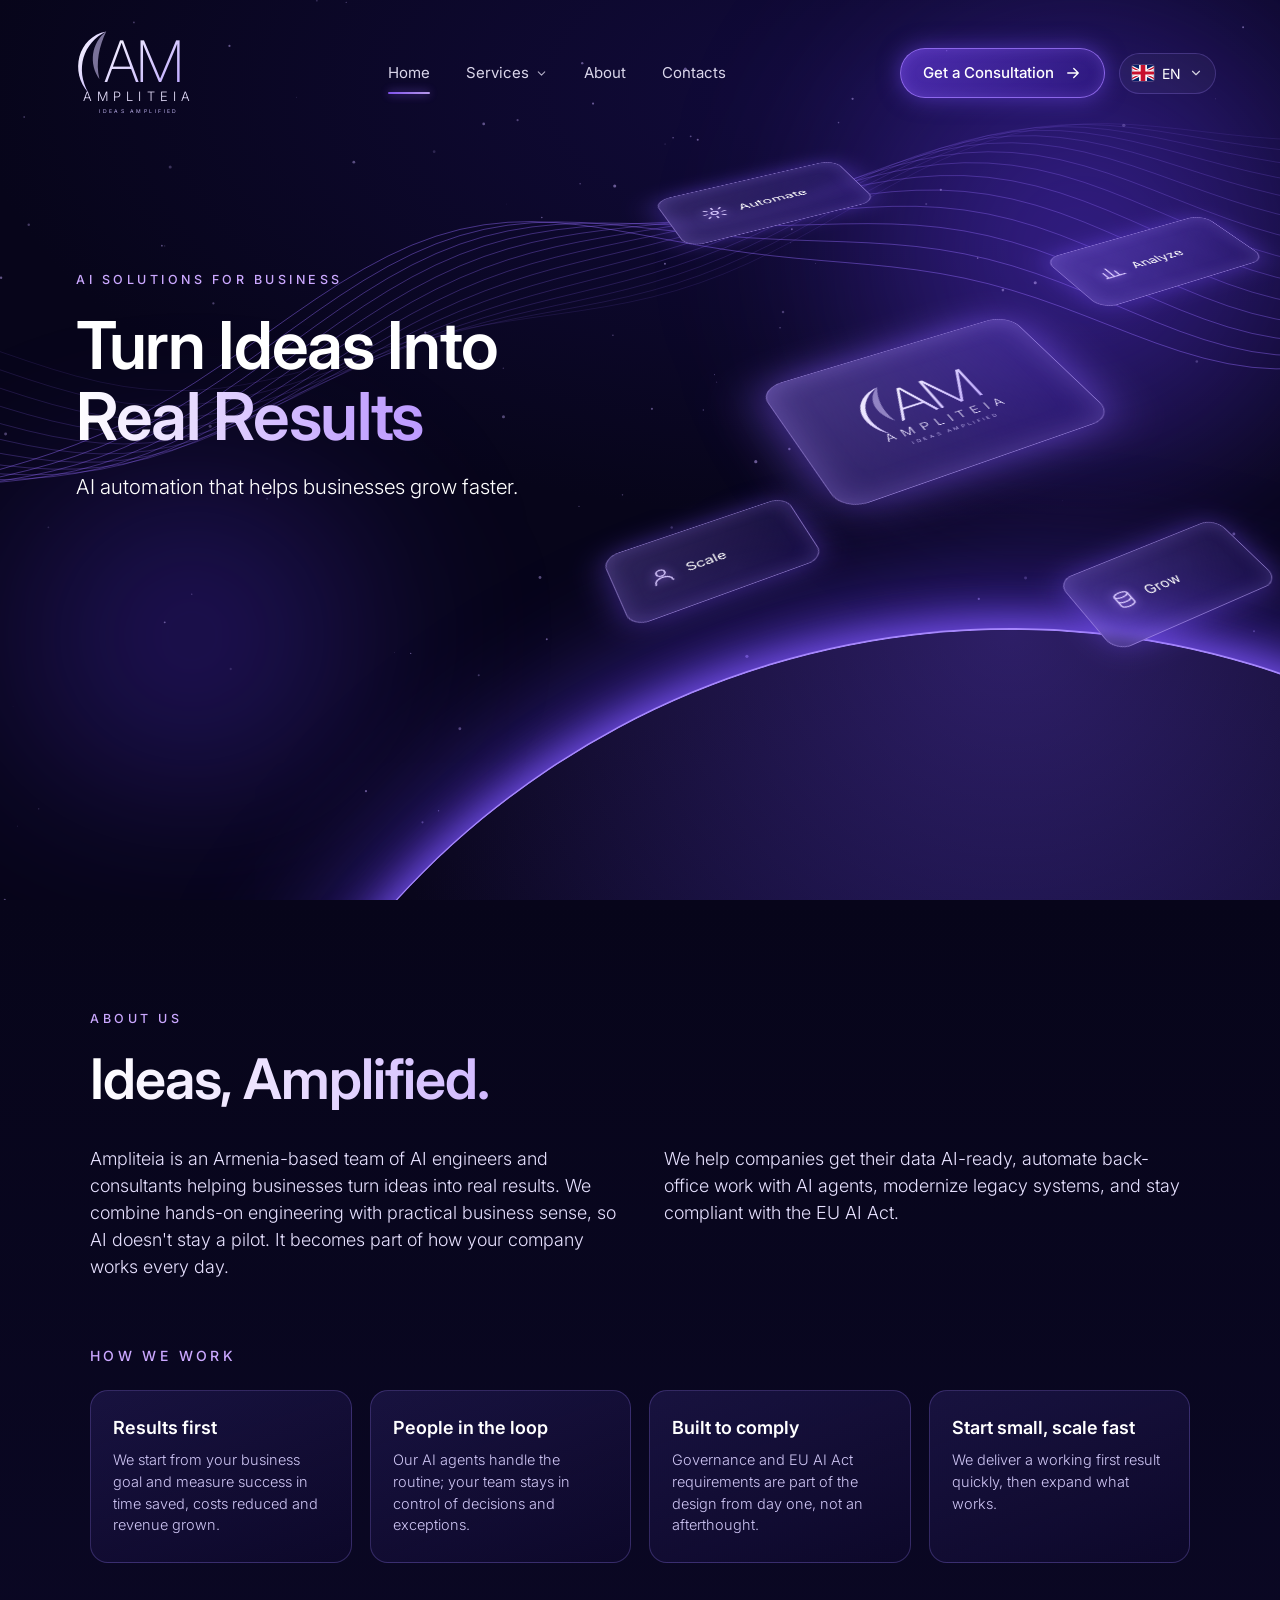
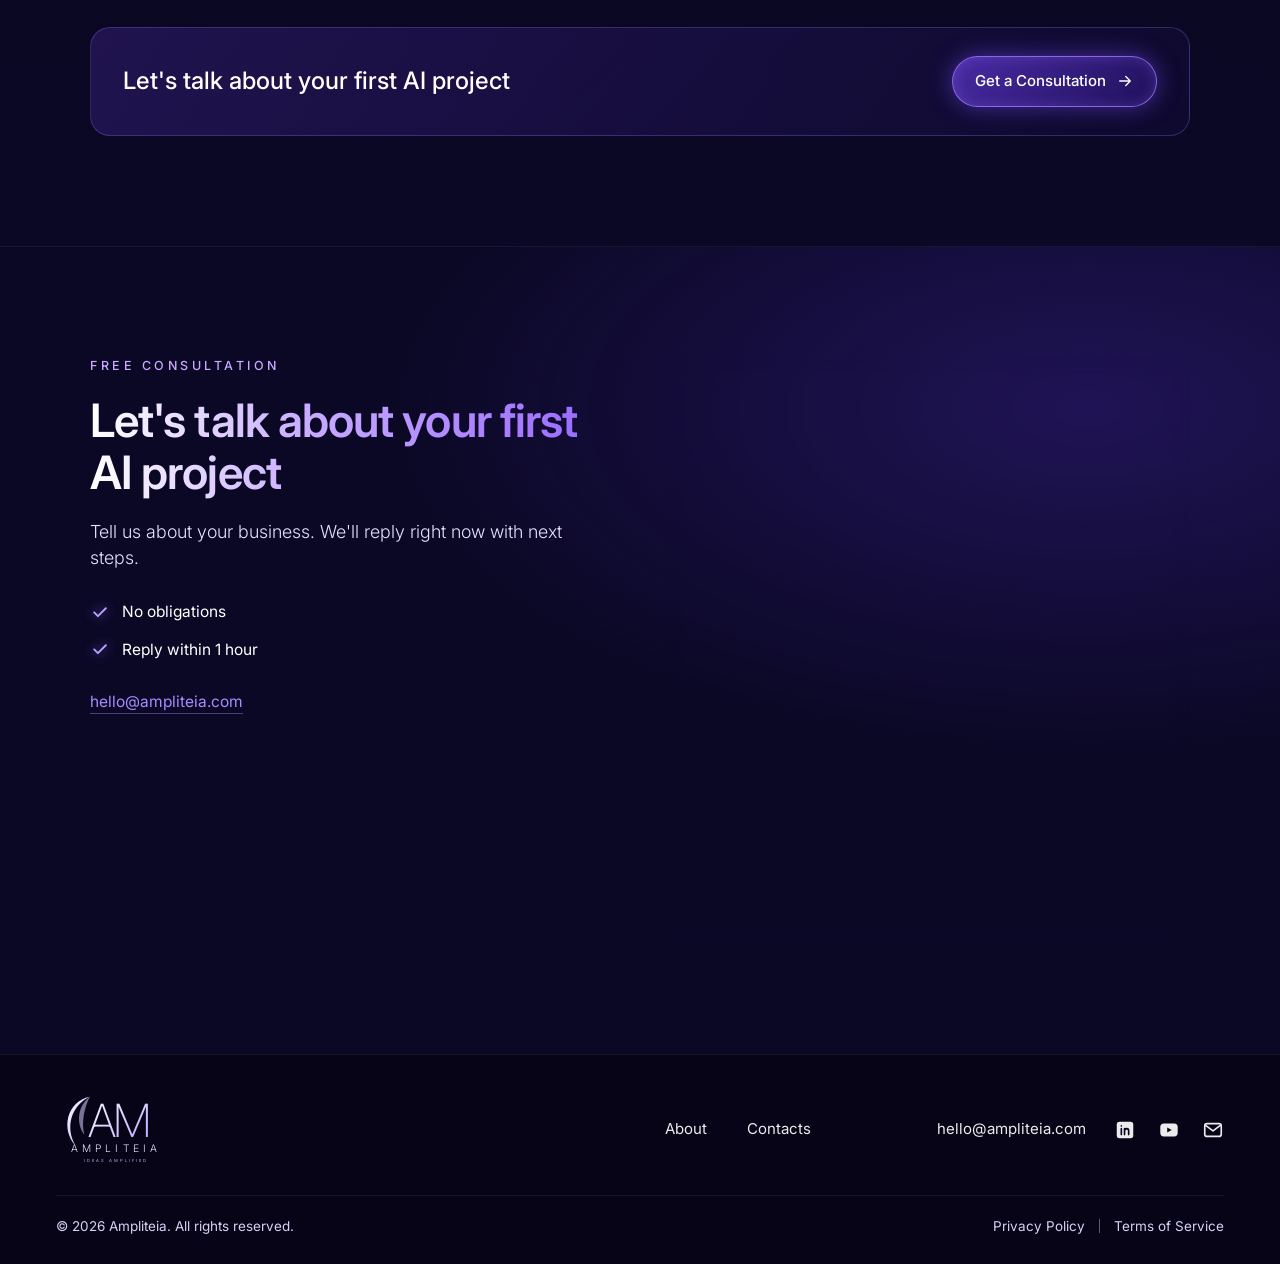
<file: index.html>
<!doctype html>
<html lang="en">
<head>
  <meta charset="utf-8">
  <meta name="viewport" content="width=device-width, initial-scale=1">
  <title>Ampliteia — Ideas Amplified</title>
  <meta name="description" content="AI automation that helps businesses grow faster.">
  <link rel="preconnect" href="https://fonts.googleapis.com">
  <link rel="preconnect" href="https://fonts.gstatic.com" crossorigin>
  <link href="https://fonts.googleapis.com/css2?family=Inter:wght@300;400;500;600;700&family=Noto+Sans+Armenian:wght@300;400;500;600;700&display=swap" rel="stylesheet">
  <link rel="stylesheet" href="styles.css?v=10">
</head>
<body>

<!-- Logo symbol (reused in header, hero card and footer) -->
<svg width="0" height="0" style="position:absolute" aria-hidden="true">
  <defs>
    <linearGradient id="logoGrad" x1="0" y1="0" x2="1" y2="1">
      <stop offset="0" stop-color="#ffffff"/>
      <stop offset="1" stop-color="#b9a2ff"/>
    </linearGradient>
    <symbol id="logo" viewBox="0 0 220 150">
      <path d="M62 14 C20 22 8 74 36 104 C16 70 28 30 62 14 Z" fill="url(#logoGrad)"/>
      <path d="M62 14 C40 30 36 62 52 84 C46 60 52 34 62 14 Z" fill="#d9ccff" opacity=".55"/>
      <text x="58" y="88" font-family="Inter, sans-serif" font-weight="200" font-size="84" fill="url(#logoGrad)" letter-spacing="-4">AM</text>
      <text x="110" y="116" text-anchor="middle" font-family="Inter, sans-serif" font-weight="300" font-size="19" fill="#e9e2ff" letter-spacing="7.5">AMPLITEIA</text>
      <text x="110" y="134" text-anchor="middle" font-family="Inter, sans-serif" font-weight="400" font-size="7.5" fill="#bfb3ee" letter-spacing="3.6">IDEAS AMPLIFIED</text>
    </symbol>
  </defs>
</svg>

<header class="site-header" id="top">
  <a class="brand" href="#top" aria-label="Ampliteia">
    <svg viewBox="0 0 220 150"><use href="#logo"/></svg>
  </a>

  <nav class="main-nav" aria-label="Main">
    <a href="#top" class="nav-link active" data-i18n="nav.home">Home</a>

    <div class="nav-item has-dd" id="svcItem">
      <a href="#" class="nav-link" id="svcLink" aria-haspopup="true" aria-expanded="false">
        <span data-i18n="nav.services">Services</span>
        <svg class="chev" viewBox="0 0 24 24" aria-hidden="true"><path d="M6 9l6 6 6-6" fill="none" stroke="currentColor" stroke-width="2" stroke-linecap="round" stroke-linejoin="round"/></svg>
      </a>
      <ul class="dd" role="menu">
        <li role="none"><a role="menuitem" href="#"><span data-i18n="svc.t1">AI Readiness &amp; Data Foundations</span></a></li>
        <li role="none"><a role="menuitem" href="#"><span data-i18n="svc.t2">AI Agents for Back-Office Operations</span></a></li>
        <li role="none"><a role="menuitem" href="#"><span data-i18n="svc.t3">Legacy Systems Modernization with AI</span></a></li>
        <li role="none"><a role="menuitem" href="#"><span data-i18n="svc.t4">AI Governance &amp; EU AI Act Compliance</span></a></li>
      </ul>
    </div>

    <a href="#about" class="nav-link" data-i18n="nav.about">About</a>
    <a href="#contacts" class="nav-link" data-i18n="nav.contacts">Contacts</a>
  </nav>

  <div class="header-actions">
    <a class="btn-cta" href="#consultation">
      <span data-i18n="cta">Get a Consultation</span>
      <svg viewBox="0 0 24 24" aria-hidden="true"><path d="M5 12h14M13 6l6 6-6 6" fill="none" stroke="currentColor" stroke-width="1.8" stroke-linecap="round" stroke-linejoin="round"/></svg>
    </a>

    <div class="lang" id="lang">
      <button class="lang-btn" id="langBtn" aria-haspopup="listbox" aria-expanded="false" aria-label="Language">
        <img id="langFlag" src="assets/flags/en.svg" alt="" width="22" height="16">
        <span id="langCode">EN</span>
        <svg class="chev" viewBox="0 0 24 24" aria-hidden="true"><path d="M6 9l6 6 6-6" fill="none" stroke="currentColor" stroke-width="2" stroke-linecap="round" stroke-linejoin="round"/></svg>
      </button>
      <ul class="lang-menu" id="langMenu" role="listbox" hidden>
        <li role="option" data-lang="ru"><img src="assets/flags/ru.svg" alt="" width="22" height="16"><span>Русский</span></li>
        <li role="option" data-lang="hy"><img src="assets/flags/am.svg" alt="" width="22" height="16"><span>Հայերեն</span></li>
        <li role="option" data-lang="en"><img src="assets/flags/en.svg" alt="" width="22" height="16"><span>English</span></li>
        <li role="option" data-lang="es"><img src="assets/flags/es.svg" alt="" width="22" height="16"><span>Español</span></li>
      </ul>
    </div>
  </div>
</header>

<main>
  <section class="hero">
    <div class="bg" aria-hidden="true">
      <div class="glow glow-a"></div>
      <div class="glow glow-b"></div>
      <canvas id="fx"></canvas>
      <div class="planet"></div>
    </div>

    <div class="hero-copy">
      <p class="eyebrow" data-i18n="hero.eyebrow">AI Solutions for Business</p>
      <h1>
        <span data-i18n="hero.title1">Turn Ideas Into</span>
        <span class="grad" data-i18n="hero.title2">Real Results</span>
      </h1>
      <p class="lead" data-i18n="hero.lead">AI automation that helps businesses grow faster.</p>
    </div>

    <div class="stage" aria-hidden="true">
      <div class="tile t-automate">
        <svg viewBox="0 0 24 24"><circle cx="12" cy="12" r="3"/><path d="M12 2v3M12 19v3M4.2 4.2l2.1 2.1M17.7 17.7l2.1 2.1M2 12h3M19 12h3M4.2 19.8l2.1-2.1M17.7 6.3l2.1-2.1"/></svg>
        <span data-i18n="tile.automate">Automate</span>
      </div>
      <div class="tile t-analyze">
        <svg viewBox="0 0 24 24"><path d="M4 20V11M10 20V5M16 20v-8M22 20H2"/></svg>
        <span data-i18n="tile.analyze">Analyze</span>
      </div>
      <div class="tile t-scale">
        <svg viewBox="0 0 24 24"><circle cx="12" cy="8" r="4"/><path d="M4 21c0-4.4 3.6-7 8-7s8 2.6 8 7"/></svg>
        <span data-i18n="tile.scale">Scale</span>
      </div>
      <div class="tile t-grow">
        <svg viewBox="0 0 24 24"><ellipse cx="12" cy="6" rx="7" ry="3"/><path d="M5 6v6c0 1.7 3.1 3 7 3s7-1.3 7-3V6M5 12v6c0 1.7 3.1 3 7 3s7-1.3 7-3v-6"/></svg>
        <span data-i18n="tile.grow">Grow</span>
      </div>
      <div class="core">
        <svg viewBox="0 0 220 150"><use href="#logo"/></svg>
      </div>
    </div>
  </section>

  <section class="about" id="about">
    <div class="about-inner">
      <p class="eyebrow" data-i18n="about.eyebrow">About us</p>
      <h2 class="about-title grad" data-i18n="about.title">Ideas, Amplified.</h2>

      <div class="about-text">
        <p data-i18n="about.who">Ampliteia is an Armenia-based team of AI engineers and consultants helping businesses turn ideas into real results. We combine hands-on engineering with practical business sense, so AI doesn't stay a pilot. It becomes part of how your company works every day.</p>
        <p data-i18n="about.what">We help companies get their data AI-ready, automate back-office work with AI agents, modernize legacy systems, and stay compliant with the EU AI Act.</p>
      </div>

      <h3 class="about-sub" data-i18n="about.how">How we work</h3>
      <div class="principles">
        <article class="principle"><h4 data-i18n="about.p1.t">Results first</h4><p data-i18n="about.p1.d">We start from your business goal and measure success in time saved, costs reduced and revenue grown.</p></article>
        <article class="principle"><h4 data-i18n="about.p2.t">People in the loop</h4><p data-i18n="about.p2.d">Our AI agents handle the routine; your team stays in control of decisions and exceptions.</p></article>
        <article class="principle"><h4 data-i18n="about.p3.t">Built to comply</h4><p data-i18n="about.p3.d">Governance and EU AI Act requirements are part of the design from day one, not an afterthought.</p></article>
        <article class="principle"><h4 data-i18n="about.p4.t">Start small, scale fast</h4><p data-i18n="about.p4.d">We deliver a working first result quickly, then expand what works.</p></article>
      </div>

      <div class="about-cta">
        <p data-i18n="about.cta">Let's talk about your first AI project</p>
        <a class="btn-cta" href="#consultation"><span data-i18n="cta">Get a Consultation</span>
          <svg viewBox="0 0 24 24" aria-hidden="true"><path d="M5 12h14M13 6l6 6-6 6" fill="none" stroke="currentColor" stroke-width="1.8" stroke-linecap="round" stroke-linejoin="round"/></svg></a>
      </div>
    </div>
  </section>
  <section class="consult" id="consultation">
    <div class="consult-inner">
      <div class="consult-copy">
        <p class="eyebrow" data-i18n="cons.eyebrow">Free consultation</p>
        <h2 class="consult-title grad" data-i18n="cons.title">Let's talk about your first AI project</h2>
        <p class="consult-lead" data-i18n="cons.lead">Tell us about your business. We'll reply right now with next steps.</p>
        <ul class="ticks">
          <li><svg viewBox="0 0 24 24" aria-hidden="true"><path d="M5 12.5l4.5 4.5L19 7.5" fill="none" stroke="currentColor" stroke-width="2.2" stroke-linecap="round" stroke-linejoin="round"/></svg><span data-i18n="cons.b2">No obligations</span></li>
          <li><svg viewBox="0 0 24 24" aria-hidden="true"><path d="M5 12.5l4.5 4.5L19 7.5" fill="none" stroke="currentColor" stroke-width="2.2" stroke-linecap="round" stroke-linejoin="round"/></svg><span data-i18n="cons.b3">Reply within 1 hour</span></li>
        </ul>
        <a class="consult-mail" href="mailto:hello@ampliteia.com">hello@ampliteia.com</a>
      </div>

      <div class="consult-card">
        <form id="consultForm" novalidate>
          <div class="row2">
            <label class="field"><span data-i18n="cons.f.name">Name</span>
              <input type="text" name="name" autocomplete="name" required></label>
            <label class="field"><span data-i18n="cons.f.email">Work email</span>
              <input type="email" name="email" autocomplete="email" required></label>
          </div>
          <label class="field"><span data-i18n="cons.f.company">Company (optional)</span>
            <input type="text" name="company" autocomplete="organization"></label>
          <label class="field"><span data-i18n="cons.f.need">What do you need?</span>
            <select name="need" required>
              <option value="" data-i18n="cons.o.pick">Select an option</option>
              <option value="AI Readiness & Data Foundations" data-i18n="svc.t1">AI Readiness &amp; Data Foundations</option>
              <option value="AI Agents for Back-Office Operations" data-i18n="svc.t2">AI Agents for Back-Office Operations</option>
              <option value="Legacy Systems Modernization with AI" data-i18n="svc.t3">Legacy Systems Modernization with AI</option>
              <option value="AI Governance & EU AI Act Compliance" data-i18n="svc.t4">AI Governance &amp; EU AI Act Compliance</option>
              <option value="Not sure yet" data-i18n="cons.o.unsure">Not sure yet</option>
            </select></label>
          <label class="field"><span data-i18n="cons.f.msg">Message</span>
            <textarea name="message" rows="4" data-i18n-ph="cons.f.msg.ph" placeholder="Tell us a bit about your project"></textarea></label>
          <input type="text" name="_gotcha" tabindex="-1" autocomplete="off" class="hp" aria-hidden="true">
          <label class="check"><input type="checkbox" name="consent" required>
            <span data-i18n="cons.consent">I agree to the processing of my data to receive a reply.</span></label>
          <button class="btn-cta btn-block" type="submit" id="consultBtn">
            <span data-i18n="cons.send">Send request</span>
            <svg viewBox="0 0 24 24" aria-hidden="true"><path d="M5 12h14M13 6l6 6-6 6" fill="none" stroke="currentColor" stroke-width="1.8" stroke-linecap="round" stroke-linejoin="round"/></svg>
          </button>
          <p class="form-msg err" id="consultErr" role="alert" hidden></p>
        </form>

        <div class="consult-done" id="consultDone" hidden>
          <svg viewBox="0 0 24 24" aria-hidden="true"><circle cx="12" cy="12" r="10" fill="none" stroke="currentColor" stroke-width="1.6"/><path d="M7.5 12.5l3 3 6-6.5" fill="none" stroke="currentColor" stroke-width="2" stroke-linecap="round" stroke-linejoin="round"/></svg>
          <h3 id="doneTitle" data-i18n="cons.ok.t">Thank you!</h3>
          <p id="doneText" data-i18n="cons.ok.d">We've received your request and will reply within 1 hour.</p>
        </div>
      </div>
    </div>
  </section>
</main>

<footer class="site-footer" id="contacts">
  <div class="foot-row">
    <a class="brand foot-brand" href="#top" aria-label="Ampliteia">
      <svg viewBox="0 0 220 150"><use href="#logo"/></svg>
    </a>
    <nav class="foot-nav" aria-label="Footer">
      <a href="#about" data-i18n="foot.about">About</a>
      <a href="#contacts" data-i18n="nav.contacts">Contacts</a>
    </nav>
    <div class="social">
      <a class="mail-text" href="mailto:hello@ampliteia.com">hello@ampliteia.com</a>
      <a href="#" aria-label="LinkedIn"><svg viewBox="0 0 24 24"><rect x="3" y="3" width="18" height="18" rx="3" fill="currentColor"/><path d="M8 10.5V17M8 7.5v.1M11.5 17v-3.6c0-1.6 1-2.9 2.5-2.9s2 1 2 2.6V17M11.5 10.5V17" stroke="#0a0820" stroke-width="1.8" stroke-linecap="round" fill="none"/></svg></a>
      <a href="#" aria-label="YouTube"><svg viewBox="0 0 24 24"><rect x="2.5" y="5" width="19" height="14" rx="4" fill="currentColor"/><path d="M10 9.2v5.6l5-2.8z" fill="#0a0820"/></svg></a>
      <a href="mailto:hello@ampliteia.com" aria-label="Email"><svg viewBox="0 0 24 24"><rect x="3" y="5" width="18" height="14" rx="2.5" fill="none" stroke="currentColor" stroke-width="1.8"/><path d="M4 7l8 6 8-6" fill="none" stroke="currentColor" stroke-width="1.8" stroke-linecap="round" stroke-linejoin="round"/></svg></a>
    </div>
  </div>
  <div class="foot-line"></div>
  <div class="foot-bottom">
    <p><span data-i18n="foot.rights">© 2026 Ampliteia. All rights reserved.</span></p>
    <p class="legal">
      <a href="#" data-i18n="foot.privacy">Privacy Policy</a>
      <i></i>
      <a href="#" data-i18n="foot.terms">Terms of Service</a>
    </p>
  </div>
</footer>

<script src="i18n.js?v=10"></script>
<script src="script.js?v=10"></script>
</body>
</html>
</file>
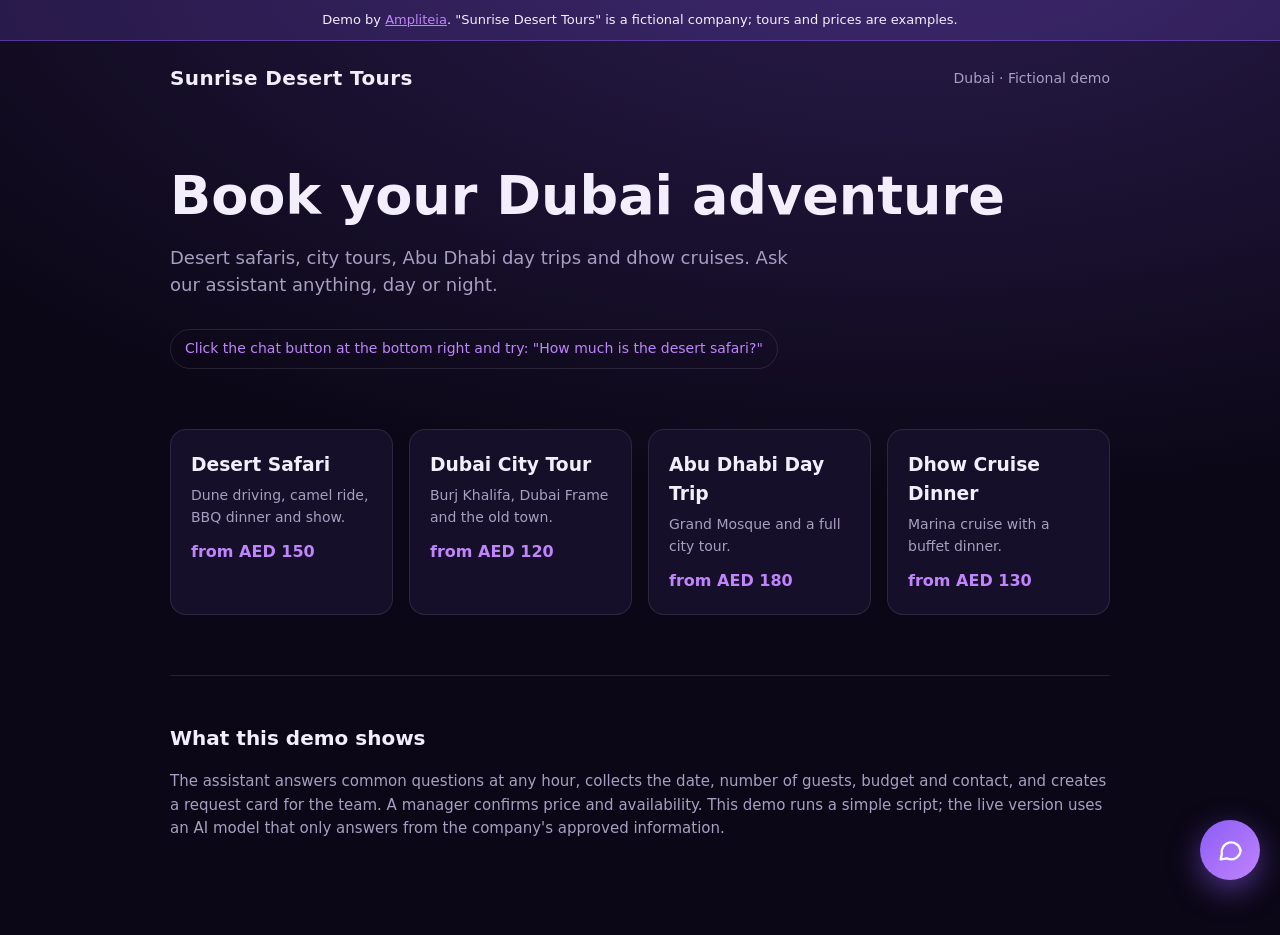
<file: demo/index.html>
<!doctype html>
<html lang="en">
<head>
<meta charset="utf-8">
<meta name="viewport" content="width=device-width,initial-scale=1">
<meta name="robots" content="noindex">
<title>Demo: AI booking assistant for tour companies | Ampliteia</title>
<style>
  :root{--bg:#0b0716;--card:#150f29;--line:rgba(255,255,255,.1);--text:#f2eefc;--mute:#a79fc2;--accent:#8b5cf6;--accent2:#c084fc}
  *{box-sizing:border-box}
  body{margin:0;background:radial-gradient(1200px 600px at 70% -10%,rgba(139,92,246,.25),transparent),var(--bg);color:var(--text);
    font-family:Inter,system-ui,-apple-system,"Segoe UI",Roboto,sans-serif;line-height:1.55}
  .wrap{max-width:980px;margin:0 auto;padding:0 20px}
  .banner{background:rgba(139,92,246,.18);border-bottom:1px solid rgba(139,92,246,.45);font-size:13px;padding:10px 20px;text-align:center}
  .banner a{color:var(--accent2)}
  header{padding:22px 0;display:flex;justify-content:space-between;align-items:center}
  .logo{font-weight:700;font-size:20px;letter-spacing:.02em}
  header span{color:var(--mute);font-size:14px}
  .hero{padding:50px 0 30px}
  .hero h1{font-size:clamp(32px,6vw,54px);line-height:1.1;margin:0 0 14px}
  .hero p{color:var(--mute);font-size:18px;max-width:620px}
  .hint{display:inline-block;margin-top:12px;border:1px solid var(--line);border-radius:999px;padding:8px 14px;font-size:14px;color:var(--accent2)}
  .grid{display:grid;grid-template-columns:repeat(auto-fit,minmax(210px,1fr));gap:16px;margin:30px 0 60px}
  .tour{background:var(--card);border:1px solid var(--line);border-radius:16px;padding:20px}
  .tour h3{margin:0 0 6px}
  .tour p{margin:0;color:var(--mute);font-size:14px}
  .tour b{display:block;margin-top:12px;color:var(--accent2)}
  .how{border-top:1px solid var(--line);padding:30px 0 80px;color:var(--mute);font-size:15px}
  .how h2{color:var(--text);font-size:20px}
</style>
</head>
<body>
<div class="banner">Demo by <a href="../">Ampliteia</a>. "Sunrise Desert Tours" is a fictional company; tours and prices are examples.</div>
<div class="wrap">
  <header><div class="logo">Sunrise Desert Tours</div><span>Dubai · Fictional demo</span></header>
  <section class="hero">
    <h1>Book your Dubai adventure</h1>
    <p>Desert safaris, city tours, Abu Dhabi day trips and dhow cruises. Ask our assistant anything, day or night.</p>
    <span class="hint">Click the chat button at the bottom right and try: "How much is the desert safari?"</span>
  </section>
  <section class="grid">
    <div class="tour"><h3>Desert Safari</h3><p>Dune driving, camel ride, BBQ dinner and show.</p><b>from AED 150</b></div>
    <div class="tour"><h3>Dubai City Tour</h3><p>Burj Khalifa, Dubai Frame and the old town.</p><b>from AED 120</b></div>
    <div class="tour"><h3>Abu Dhabi Day Trip</h3><p>Grand Mosque and a full city tour.</p><b>from AED 180</b></div>
    <div class="tour"><h3>Dhow Cruise Dinner</h3><p>Marina cruise with a buffet dinner.</p><b>from AED 130</b></div>
  </section>
  <section class="how">
    <h2>What this demo shows</h2>
    <p>The assistant answers common questions at any hour, collects the date, number of guests, budget and contact, and creates a request card for the team. A manager confirms price and availability. This demo runs a simple script; the live version uses an AI model that only answers from the company's approved information.</p>
  </section>
</div>
<script src="../assets/chat/widget.js?v=1" defer></script>
</body>
</html>
</file>
<file: styles.css>
:root {
  --bg: #07051a;
  --bg-2: #0b0826;
  --ink: #ffffff;
  --muted: #cfc6f5;
  --violet: #7c4dff;
  --violet-2: #a98bff;
  --line: rgba(160, 130, 255, .25);
  --glass: linear-gradient(135deg, rgba(150, 120, 255, .28), rgba(70, 40, 190, .16));
}

* { box-sizing: border-box; margin: 0; padding: 0; }
html { scroll-behavior: smooth; }
body {
  font-family: "Inter", "Noto Sans Armenian", system-ui, -apple-system, "Segoe UI", sans-serif;
  background: var(--bg);
  color: var(--ink);
  line-height: 1.5;
  -webkit-font-smoothing: antialiased;
  overflow-x: hidden;
}
a { color: inherit; text-decoration: none; }
ul { list-style: none; }
img, svg { display: block; }

/* ---------- Header ---------- */
.site-header {
  position: absolute; inset: 0 0 auto 0; z-index: 20;
  display: grid; grid-template-columns: auto 1fr auto; align-items: center; gap: 24px;
  padding: 22px clamp(20px, 5.5vw, 64px);
}
.brand svg { width: 150px; height: auto; }
.main-nav {
  justify-self: center;
  display: flex; gap: clamp(18px, 2.8vw, 42px);
}
.header-actions { display: flex; align-items: center; gap: 14px; }

.btn-cta {
  display: inline-flex; align-items: center; gap: 10px;
  padding: 13px 22px; border-radius: 999px; font-size: 15px; font-weight: 500;
  border: 1px solid rgba(160, 120, 255, .8);
  background: linear-gradient(135deg, rgba(120, 70, 255, .55), rgba(60, 30, 170, .35));
  box-shadow: 0 0 22px rgba(120, 80, 255, .5), inset 0 0 14px rgba(160, 120, 255, .25);
  transition: transform .2s, box-shadow .2s;
}
.btn-cta:hover { transform: translateY(-1px); box-shadow: 0 0 32px rgba(140, 100, 255, .75), inset 0 0 14px rgba(180, 140, 255, .35); }
.btn-cta svg { width: 18px; height: 18px; }

/* Language */
.lang { position: relative; }
.lang-btn {
  display: inline-flex; align-items: center; gap: 8px;
  background: rgba(255, 255, 255, .04); color: #fff; font: inherit; font-size: 14px;
  border: 1px solid var(--line); border-radius: 999px; padding: 9px 12px; cursor: pointer;
  transition: background .2s, border-color .2s;
}
.lang-btn:hover { background: rgba(255, 255, 255, .09); border-color: rgba(170, 140, 255, .6); }
.lang-btn img, .lang-menu img { width: 22px; height: 16px; border-radius: 3px; object-fit: cover; box-shadow: 0 0 0 1px rgba(255, 255, 255, .18); }
.lang-btn .chev { width: 14px; height: 14px; opacity: .8; transition: transform .2s; }
.lang-btn[aria-expanded="true"] .chev { transform: rotate(180deg); }
.lang-menu {
  position: absolute; right: 0; top: calc(100% + 10px); min-width: 170px; padding: 6px;
  background: rgba(14, 10, 42, .96); backdrop-filter: blur(14px);
  border: 1px solid var(--line); border-radius: 14px;
  box-shadow: 0 18px 50px rgba(0, 0, 0, .55), 0 0 30px rgba(110, 70, 255, .25);
}
.lang-menu[hidden] { display: none; }
.lang-menu li {
  display: flex; align-items: center; gap: 12px; padding: 10px 12px; border-radius: 9px;
  font-size: 14.5px; cursor: pointer; transition: background .15s;
}
.lang-menu li:hover { background: rgba(130, 90, 255, .22); }
.lang-menu li[aria-selected="true"] { background: rgba(130, 90, 255, .32); }

/* Nav links, hover underline and Services dropdown */
.nav-link {
  position: relative; display: inline-flex; align-items: center; gap: 6px;
  font-size: 15px; font-weight: 400; padding: 6px 0; color: #f1edff; opacity: .9; transition: opacity .2s;
}
.nav-link:hover, .has-dd:hover > .nav-link, .has-dd:focus-within > .nav-link { opacity: 1; }
.nav-link::after {
  content: ""; position: absolute; left: 0; right: 0; bottom: -4px; height: 2px; border-radius: 2px;
  background: linear-gradient(90deg, #8d5cff, #c9a9ff); box-shadow: 0 0 10px rgba(150, 100, 255, .9);
  transform: scaleX(0); transform-origin: left; transition: transform .25s ease;
}
.nav-link.active::after,
.nav-link:hover::after,
.has-dd:hover > .nav-link::after,
.has-dd:focus-within > .nav-link::after,
.has-dd.open > .nav-link::after { transform: scaleX(1); }
/* while pointing at another item, the current page's underline steps aside */
.main-nav:hover .nav-link.active:not(:hover)::after { transform: scaleX(0); }
.nav-link .chev { width: 13px; height: 13px; opacity: .8; transition: transform .2s; }
.has-dd:hover .chev, .has-dd:focus-within .chev, .has-dd.open .chev { transform: rotate(180deg); }

.has-dd { position: relative; }
.dd {
  position: absolute; left: 50%; top: 100%; min-width: 420px; margin-top: 14px; padding: 8px;
  background: rgba(14, 10, 42, .96); backdrop-filter: blur(14px);
  border: 1px solid var(--line); border-radius: 16px;
  box-shadow: 0 18px 50px rgba(0, 0, 0, .55), 0 0 34px rgba(110, 70, 255, .28);
  opacity: 0; visibility: hidden; transform: translate(-50%, 6px);
  transition: opacity .2s ease, transform .2s ease, visibility .2s;
}
/* invisible bridge so the menu doesn't close while the cursor crosses the gap */
.dd::before { content: ""; position: absolute; left: 0; right: 0; top: -16px; height: 16px; }
.has-dd:hover > .dd, .has-dd:focus-within > .dd, .has-dd.open > .dd { opacity: 1; visibility: visible; transform: translate(-50%, 0); }
.dd a {
  display: flex; align-items: center; padding: 12px 16px; border-radius: 10px;
  font-size: 14.5px; line-height: 1.3; color: #f1edff; transition: background .15s;
}
.dd a:hover, .dd a:focus-visible { background: rgba(130, 90, 255, .26); outline: none; }

/* ---------- Hero ---------- */
.hero {
  position: relative; min-height: 100vh; min-height: 100svh;
  padding: 0 clamp(20px, 6.5vw, 76px);
  display: grid; align-items: center;
  background: radial-gradient(120% 80% at 70% 10%, #120b3d 0%, var(--bg) 60%);
  overflow: hidden;
}
.bg { position: absolute; inset: 0; pointer-events: none; }
.bg canvas { position: absolute; inset: 0; width: 100%; height: 100%; }
.glow { position: absolute; border-radius: 50%; filter: blur(70px); }
.glow-a { width: 55vw; height: 55vw; right: -12vw; top: -8vw; background: radial-gradient(circle, rgba(105, 60, 255, .5), transparent 65%); }
.glow-b { width: 50vw; height: 30vw; left: -10vw; bottom: 8%; background: radial-gradient(circle, rgba(90, 50, 230, .35), transparent 70%); }
.planet {
  position: absolute; left: 14%; top: 70%; width: 130%; aspect-ratio: 1;
  border-radius: 50%;
  background:
    radial-gradient(circle at 50% 0%, rgba(120, 80, 255, .35), transparent 38%),
    radial-gradient(circle at 50% 50%, #0b0828 40%, #060416 70%);
  box-shadow: 0 -2px 0 rgba(170, 140, 255, .95), 0 -10px 40px rgba(130, 90, 255, .85), 0 -40px 120px rgba(100, 60, 255, .55);
}

.hero-copy { position: relative; z-index: 3; max-width: 600px; margin-top: -14vh; }
.eyebrow {
  font-size: 12.5px; letter-spacing: .28em; text-transform: uppercase; color: #cba8ff; font-weight: 500;
  margin-bottom: 20px;
}
h1 { font-size: clamp(40px, 5.4vw, 66px); line-height: 1.08; font-weight: 600; letter-spacing: -.02em; }
h1 span { display: block; }
.grad {
  background: linear-gradient(90deg, #ffffff 0%, #c7a9ff 45%, #9a6bff 100%);
  -webkit-background-clip: text; background-clip: text; color: transparent;
}
.lead { margin-top: 20px; font-size: clamp(17px, 1.6vw, 21px); font-weight: 300; max-width: 22em; color: #fff; }

html[lang="hy"] h1, html[lang="ru"] h1 { font-size: clamp(34px, 4.3vw, 54px); line-height: 1.12; }
html[lang="hy"] .btn-cta, html[lang="ru"] .btn-cta { padding: 13px 18px; font-size: 14px; }

/* Floating glass tiles */
.stage {
  position: absolute; z-index: 2; right: 2vw; top: 14vh;
  width: min(54vw, 640px); aspect-ratio: 1 / .9;
  perspective: 1200px;
}
.tile, .core {
  position: absolute; border-radius: 18px;
  background: var(--glass);
  border: 1px solid rgba(190, 165, 255, .55);
  box-shadow: 0 0 34px rgba(120, 80, 255, .45), inset 0 0 22px rgba(170, 140, 255, .22);
  backdrop-filter: blur(6px);
  transform: rotateX(52deg) rotateZ(-28deg);
  animation: float 7s ease-in-out infinite;
}
.tile {
  width: 31%; height: 18%;
  display: flex; align-items: center; gap: 12px; padding: 0 5%;
  font-size: clamp(11px, 1.3vw, 16px); font-weight: 400;
}
.tile svg { width: 26px; height: 26px; flex: none; fill: none; stroke: #d8c8ff; stroke-width: 1.6; stroke-linecap: round; stroke-linejoin: round; filter: drop-shadow(0 0 6px rgba(170, 130, 255, .9)); }
.t-automate { left: 8%; top: 4%; animation-delay: -1s; }
.t-analyze { right: 0; top: 14%; animation-delay: -3s; }
.t-scale { left: 0; top: 66%; animation-delay: -2s; }
.t-grow { right: -2%; top: 70%; animation-delay: -4.5s; }
.core {
  left: 27%; top: 30%; width: 46%; height: 36%;
  display: grid; place-items: center; border-radius: 26px;
  background: linear-gradient(135deg, rgba(150, 120, 255, .42), rgba(60, 30, 170, .3));
  box-shadow: 0 0 60px rgba(130, 90, 255, .65), inset 0 0 36px rgba(180, 150, 255, .3);
}
.core svg { width: 62%; height: auto; transform: translateZ(0); }
@keyframes float {
  0%, 100% { translate: 0 0; }
  50% { translate: 0 -12px; }
}

/* ---------- About ---------- */
.about { padding: 110px clamp(20px, 6.5vw, 76px); background: linear-gradient(180deg, var(--bg), var(--bg-2)); }
.about-inner { max-width: 1100px; margin: 0 auto; }
.about-title { display: block; font-size: clamp(34px, 4.6vw, 56px); font-weight: 600; letter-spacing: -.02em; line-height: 1.1; margin: 0 0 36px; }
.about-text { display: grid; grid-template-columns: 1fr 1fr; gap: 28px 48px; font-size: clamp(16px, 1.4vw, 18px); font-weight: 300; color: #e7e1ff; }
.about-sub { margin: 64px 0 24px; font-size: 14px; font-weight: 500; letter-spacing: .24em; text-transform: uppercase; color: #cba8ff; }
.principles { display: grid; grid-template-columns: repeat(4, 1fr); gap: 18px; }
.principle {
  padding: 26px 22px; border-radius: 18px;
  background: linear-gradient(160deg, rgba(120, 90, 255, .14), rgba(60, 30, 170, .06));
  border: 1px solid var(--line); transition: transform .25s, border-color .25s, box-shadow .25s;
}
.principle:hover { transform: translateY(-4px); border-color: rgba(170, 140, 255, .6); box-shadow: 0 10px 40px rgba(110, 70, 255, .25); }
.principle h4 { font-size: 18px; font-weight: 600; line-height: 1.25; margin-bottom: 10px; }
.principle p { color: var(--muted); font-size: 14.5px; font-weight: 300; }
.about-cta { margin-top: 64px; display: flex; align-items: center; justify-content: space-between; gap: 24px; flex-wrap: wrap;
  padding: 28px 32px; border-radius: 20px; border: 1px solid var(--line);
  background: linear-gradient(135deg, rgba(120, 70, 255, .2), rgba(60, 30, 170, .08)); }
.about-cta p { font-size: clamp(18px, 2vw, 24px); font-weight: 500; }

/* ---------- Consultation ---------- */
.consult { padding: 110px clamp(20px, 6.5vw, 76px); background: radial-gradient(90% 70% at 85% 20%, rgba(105, 60, 255, .22), transparent 60%), var(--bg-2); border-top: 1px solid rgba(255, 255, 255, .05); }
.consult-inner { max-width: 1100px; margin: 0 auto; display: grid; grid-template-columns: 1fr 1.05fr; gap: clamp(32px, 6vw, 80px); align-items: start; }
.consult-title { display: block; font-size: clamp(30px, 3.8vw, 46px); font-weight: 600; letter-spacing: -.02em; line-height: 1.12; margin-bottom: 20px; }
.consult-lead { font-size: clamp(16px, 1.4vw, 18px); font-weight: 300; color: #e7e1ff; max-width: 30em; }
.ticks { margin: 28px 0; display: grid; gap: 14px; }
.ticks li { display: flex; align-items: center; gap: 12px; font-size: 15.5px; }
.ticks svg { width: 20px; height: 20px; flex: none; color: #b9a2ff; filter: drop-shadow(0 0 6px rgba(150, 110, 255, .8)); }
.consult-mail { font-size: 15.5px; color: var(--violet-2); border-bottom: 1px solid rgba(169, 139, 255, .4); padding-bottom: 2px; }
.consult-mail:hover { color: #fff; border-color: #fff; }

.consult-card {
  padding: clamp(22px, 3vw, 34px); border-radius: 22px;
  background: linear-gradient(160deg, rgba(120, 90, 255, .16), rgba(60, 30, 170, .07));
  border: 1px solid rgba(170, 140, 255, .35);
  box-shadow: 0 0 50px rgba(110, 70, 255, .18), inset 0 0 30px rgba(160, 120, 255, .08);
  backdrop-filter: blur(8px);
}
.consult-card form { display: grid; gap: 16px; }
.consult-card form[hidden], .consult-done[hidden], .form-msg[hidden] { display: none; }
.row2 { display: grid; grid-template-columns: 1fr 1fr; gap: 16px; }
.field { display: grid; gap: 7px; font-size: 13.5px; color: #d9d2f7; }
.field input, .field select, .field textarea {
  width: 100%; font: inherit; font-size: 15px; color: #fff;
  background: rgba(8, 5, 28, .65); border: 1px solid rgba(160, 130, 255, .28); border-radius: 12px;
  padding: 12px 14px; outline: none; transition: border-color .2s, box-shadow .2s;
}
.field textarea { resize: vertical; min-height: 110px; }
.field select { appearance: none; background-image: url("data:image/svg+xml,%3Csvg xmlns='http://www.w3.org/2000/svg' viewBox='0 0 24 24' fill='none' stroke='%23c9b8ff' stroke-width='2' stroke-linecap='round' stroke-linejoin='round'%3E%3Cpath d='M6 9l6 6 6-6'/%3E%3C/svg%3E"); background-repeat: no-repeat; background-position: right 12px center; background-size: 18px; padding-right: 40px; }
.field select option { background: #0e0a2a; color: #fff; }
.field input::placeholder, .field textarea::placeholder { color: rgba(220, 210, 250, .4); }
.field input:focus, .field select:focus, .field textarea:focus { border-color: #9a6bff; box-shadow: 0 0 0 3px rgba(130, 90, 255, .28); }
.field input:user-invalid, .field select:user-invalid { border-color: #ff7a9a; }
.hp { position: absolute; left: -9999px; width: 1px; height: 1px; opacity: 0; }
.check { display: flex; align-items: flex-start; gap: 10px; font-size: 13px; color: #cfc6f5; cursor: pointer; }
.check input { margin-top: 3px; width: 16px; height: 16px; accent-color: #8d5cff; flex: none; }
.btn-block { width: 100%; justify-content: center; cursor: pointer; font-family: inherit; color: #fff; }
.btn-block:disabled { opacity: .65; cursor: progress; }
.form-msg { font-size: 13.5px; }
.form-msg.err { color: #ff9db3; }
.form-msg.info { color: #cbbcff; }
.consult-done { text-align: center; padding: 30px 10px; }
.consult-done svg { width: 54px; height: 54px; margin: 0 auto 16px; color: #b9a2ff; filter: drop-shadow(0 0 12px rgba(150, 110, 255, .8)); }
.consult-done h3 { font-size: 24px; font-weight: 600; margin-bottom: 8px; }
.consult-done p { color: var(--muted); }

/* ---------- Footer ---------- */
.site-footer {
  padding: 34px clamp(20px, 5vw, 56px) 28px;
  background: #060416; border-top: 1px solid rgba(255, 255, 255, .06);
}
.foot-row { display: flex; align-items: center; justify-content: space-between; gap: 24px; flex-wrap: wrap; }
.foot-brand svg { width: 120px; height: auto; }
.foot-nav { display: flex; gap: 40px; margin-left: auto; margin-right: 8vw; }
.foot-nav a { font-size: 15px; opacity: .92; }
.foot-nav a:hover { color: var(--violet-2); }
.social { display: flex; align-items: center; gap: 22px; }
.social .mail-text { font-size: 15px; margin-right: 6px; }
.social .mail-text:hover { color: var(--violet-2); transform: none; }
.social a { color: #fff; opacity: .92; transition: color .2s, transform .2s; }
.social a:hover { color: var(--violet-2); transform: translateY(-2px); }
.social svg { width: 22px; height: 22px; }
.foot-line { height: 1px; background: rgba(255, 255, 255, .08); margin: 24px 0 20px; }
.foot-bottom { display: flex; justify-content: space-between; gap: 16px; flex-wrap: wrap; font-size: 13.5px; color: #d9d2f7; }
.legal { display: flex; align-items: center; gap: 14px; }
.legal i { width: 1px; height: 14px; background: rgba(255, 255, 255, .35); }
.legal a:hover { color: var(--violet-2); }

/* ---------- Responsive ---------- */
@media (max-width: 960px) {
  .consult-inner { grid-template-columns: 1fr; }
  .about-text { grid-template-columns: 1fr; }
  .principles { grid-template-columns: repeat(2, 1fr); }
  .main-nav { display: none; }
  .btn-cta span { display: none; }
  .btn-cta { padding: 12px 14px; }
  .stage { position: relative; right: auto; top: auto; width: min(92vw, 520px); margin: 40px auto 0; }
  .hero { align-content: center; padding-top: 110px; padding-bottom: 60px; }
  .hero-copy { margin-top: 0; }
  .foot-nav { margin: 0 auto 0 0; }
}
@media (max-width: 560px) {
  .row2 { grid-template-columns: 1fr; }
  .principles { grid-template-columns: 1fr; }
  .brand svg { width: 118px; }
  .foot-bottom { flex-direction: column; }
}
@media (prefers-reduced-motion: reduce) {
  .tile, .core { animation: none; }
  html { scroll-behavior: auto; }
}
</file>
